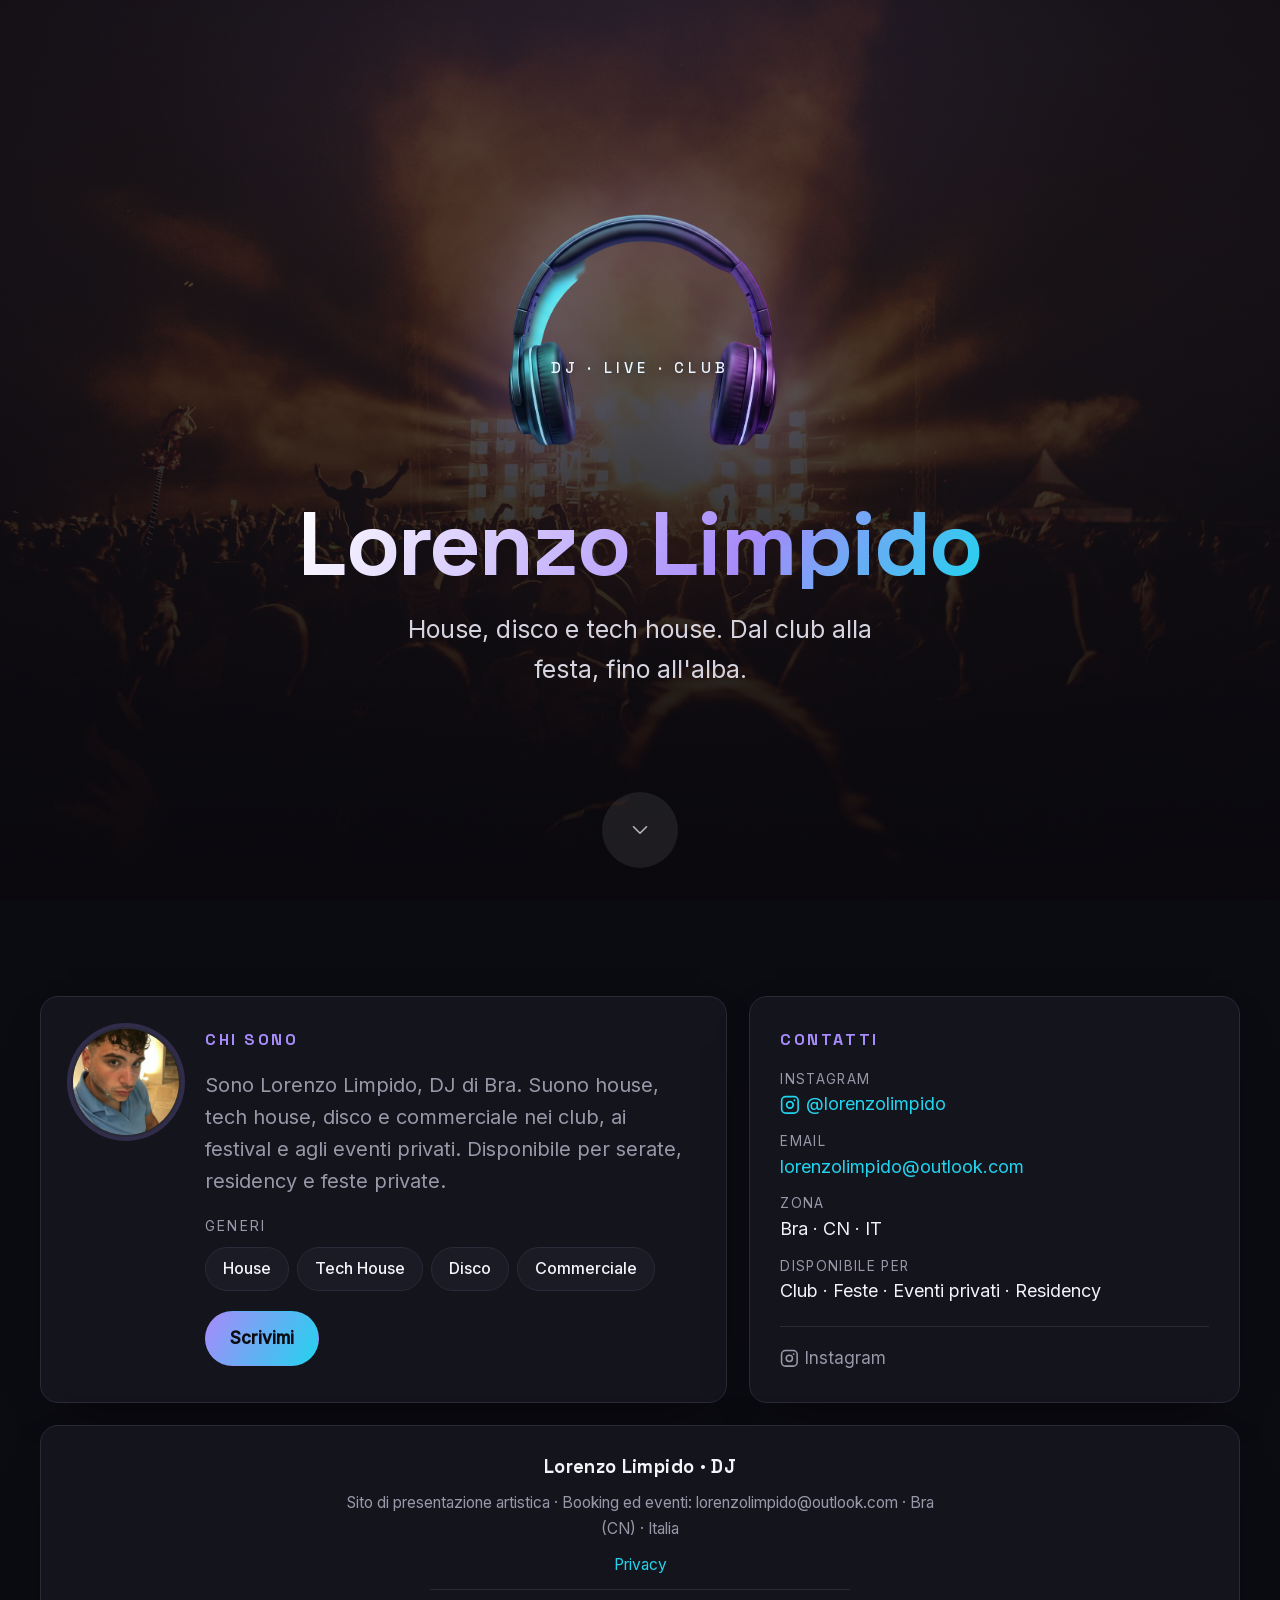
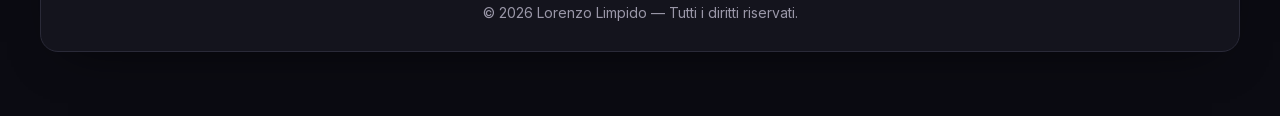
<file: index.html>
<!DOCTYPE html>
<html lang="it">
<head>
  <meta charset="UTF-8" />
  <meta name="viewport" content="width=device-width, initial-scale=1.0" />
  <meta name="robots" content="noindex, nofollow" />
  <meta name="googlebot" content="noindex, nofollow" />
  <title>Caricamento…</title>
  <meta name="description" content="" id="meta-description" />
  <link rel="stylesheet" href="assets/css/fonts.css" />
  <link rel="stylesheet" href="assets/css/aos.css" />
  <link rel="stylesheet" href="assets/css/styles.css" />
  <link rel="icon" href="favicon.ico" type="image/x-icon" />
  <script>
    if (location.hash) {
      history.replaceState(null, "", location.pathname + location.search);
    }
  </script>
</head>
<body aria-busy="true">
  <!-- HERO a tutto schermo -->
  <header class="hero" id="hero">
    <div class="hero-overlay"></div>
    <div class="hero-content">
      <div class="hero-logo-wrap">
        <img class="hero-logo" id="logo" alt="" />
        <span class="logo-caption" id="logo-caption"></span>
      </div>
      <p class="eyebrow" id="eyebrow"></p>
      <h1 class="name" id="name"></h1>
      <p class="tagline" id="tagline"></p>
    </div>
    <a href="#content" class="hero-scroll" aria-label="Scorri al contenuto">
      <span class="hero-scroll-icon">
        <span class="hero-scroll-pulse" aria-hidden="true"></span>
        <svg viewBox="0 0 24 24" fill="none" stroke="currentColor" stroke-width="1.5" stroke-linecap="round" stroke-linejoin="round" aria-hidden="true">
          <polyline points="6 9 12 15 18 9"/>
        </svg>
      </span>
    </a>
  </header>

  <!-- CONTENUTO -->
  <main class="container" id="content">
    <div class="grid">
      <!-- CARD PROFILO (sinistra) con foto tonda -->
      <article class="card profile" data-aos="fade-up" data-aos-duration="800">
        <img class="photo" id="photo" alt="" data-aos="zoom-in" data-aos-delay="150" />
        <div class="profile-body">
          <h2 class="card-title" id="profile-title"></h2>
          <p class="intro" id="intro"></p>
          <div class="genres" id="genres" hidden>
            <span class="genres-label" id="genres-label">Generi</span>
            <ul class="genre-list" id="genre-list"></ul>
          </div>
          <div class="actions" id="actions"></div>
        </div>
      </article>

      <!-- BOX CONTATTI (destra) -->
      <aside class="card contact" data-aos="fade-up" data-aos-delay="150" data-aos-duration="800">
        <h2 class="card-title" id="contact-title"></h2>
        <p class="intro" id="contact-text"></p>
        <ul class="info" id="info"></ul>
        <nav class="links" id="links" aria-label="Social"></nav>
      </aside>
    </div>

    <!-- FOOTER box -->
    <footer class="card site-footer" data-aos="fade-up" data-aos-delay="250">
      <p class="footer-brand" id="footer-brand"></p>
      <p class="footer-lines" id="footer-lines"></p>
      <nav class="footer-legal" id="footer-legal" aria-label="Note legali"></nav>
      <p class="footer-copy" id="footer-copy"></p>
    </footer>
  </main>

  <script src="assets/js/aos.js"></script>
  <script src="assets/js/main.js"></script>
</body>
</html>
</file>
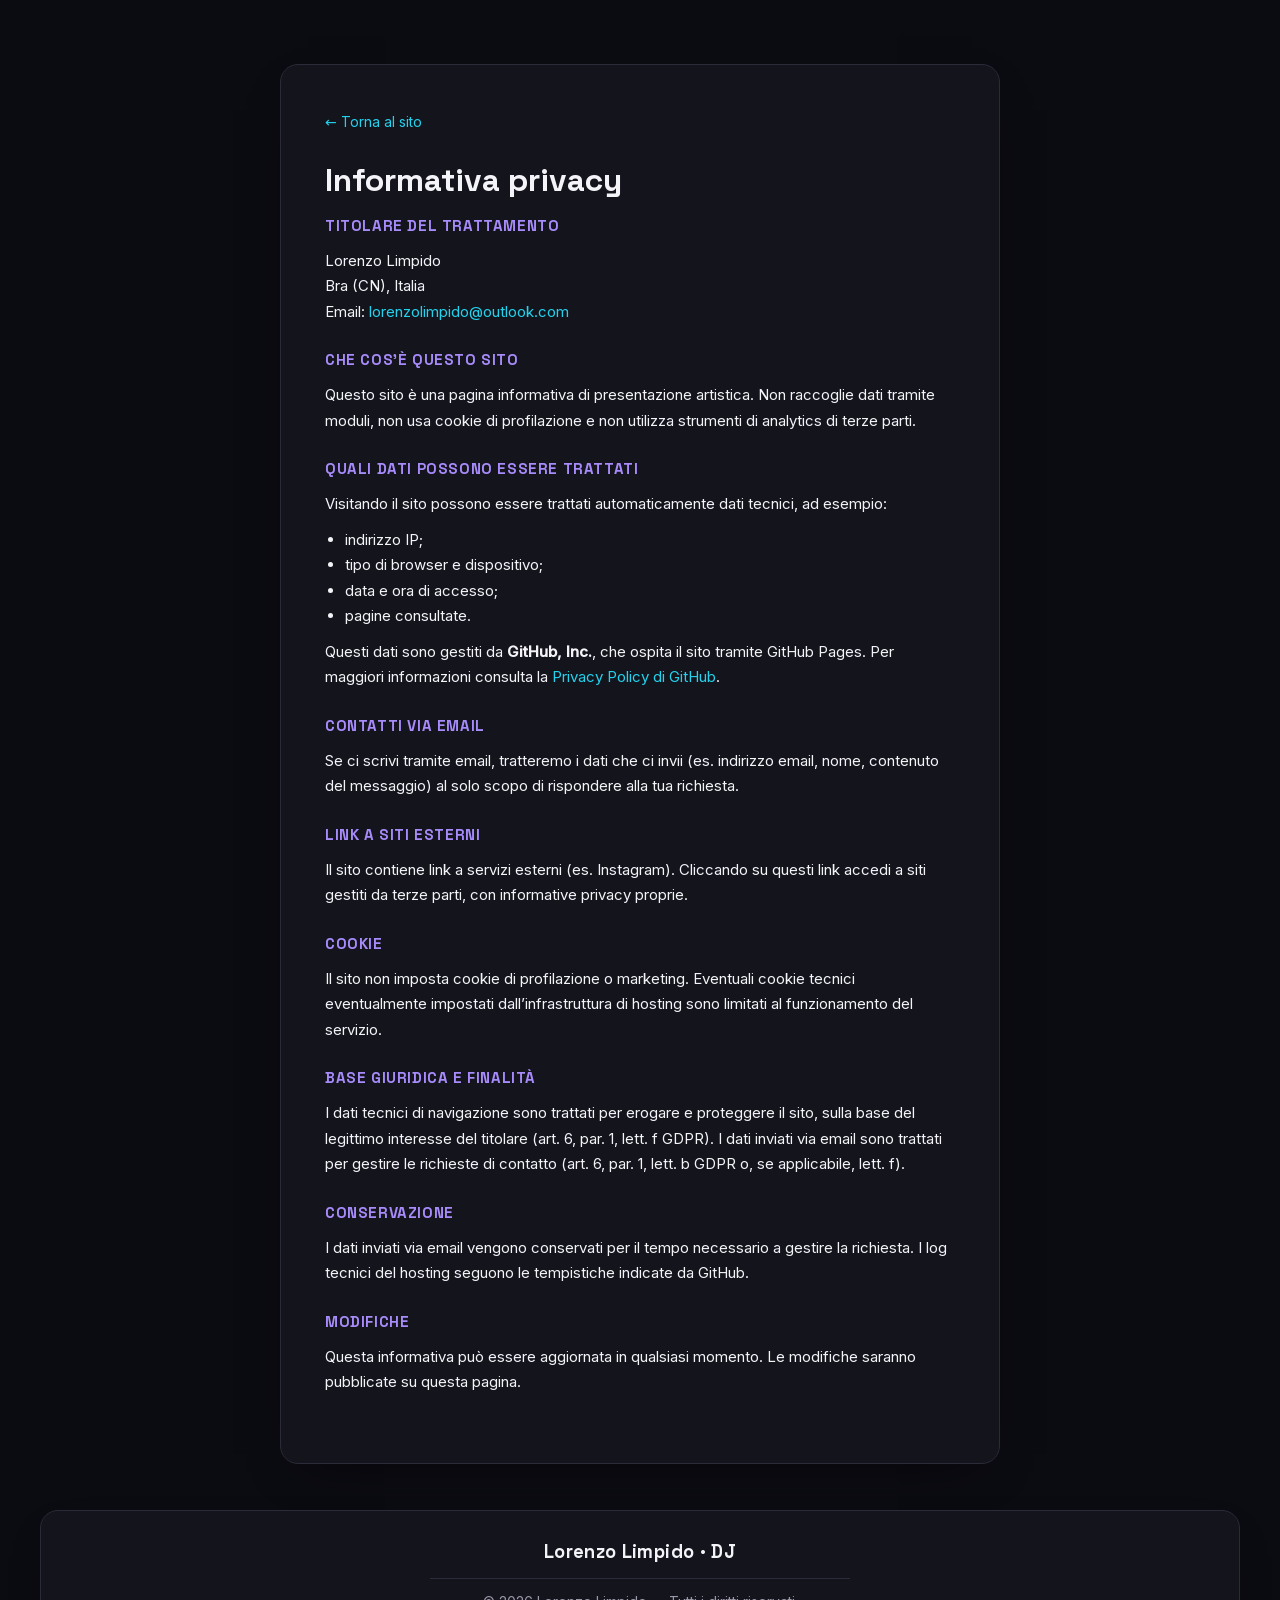
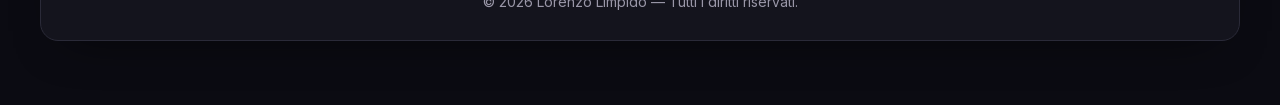
<file: privacy.html>
<!DOCTYPE html>
<html lang="it">
<head>
  <meta charset="UTF-8" />
  <meta name="viewport" content="width=device-width, initial-scale=1.0" />
  <title>Privacy — Lorenzo Limpido</title>
  <meta name="description" content="Informativa privacy del sito di Lorenzo Limpido." />
  <link rel="stylesheet" href="assets/css/fonts.css" />
  <link rel="stylesheet" href="assets/css/styles.css" />
  <link rel="icon" href="favicon.ico" type="image/x-icon" />
</head>
<body>
  <main class="container legal-page">
    <article class="card legal-card">
      <p class="legal-back"><a href="index.html">← Torna al sito</a></p>
      <h1 class="legal-title">Informativa privacy</h1>

      <section class="legal-section">
        <h2>Titolare del trattamento</h2>
        <p>
          Lorenzo Limpido<br />
          Bra (CN), Italia<br />
          Email: <a href="mailto:lorenzolimpido@outlook.com">lorenzolimpido@outlook.com</a>
        </p>
      </section>

      <section class="legal-section">
        <h2>Che cos’è questo sito</h2>
        <p>
          Questo sito è una pagina informativa di presentazione artistica. Non raccoglie dati
          tramite moduli, non usa cookie di profilazione e non utilizza strumenti di analytics
          di terze parti.
        </p>
      </section>

      <section class="legal-section">
        <h2>Quali dati possono essere trattati</h2>
        <p>Visitando il sito possono essere trattati automaticamente dati tecnici, ad esempio:</p>
        <ul>
          <li>indirizzo IP;</li>
          <li>tipo di browser e dispositivo;</li>
          <li>data e ora di accesso;</li>
          <li>pagine consultate.</li>
        </ul>
        <p>
          Questi dati sono gestiti da <strong>GitHub, Inc.</strong>, che ospita il sito tramite
          GitHub Pages. Per maggiori informazioni consulta la
          <a href="https://docs.github.com/en/site-policy/privacy-policies/github-general-privacy-statement" target="_blank" rel="noopener">Privacy Policy di GitHub</a>.
        </p>
      </section>

      <section class="legal-section">
        <h2>Contatti via email</h2>
        <p>
          Se ci scrivi tramite email, tratteremo i dati che ci invii (es. indirizzo email,
          nome, contenuto del messaggio) al solo scopo di rispondere alla tua richiesta.
        </p>
      </section>

      <section class="legal-section">
        <h2>Link a siti esterni</h2>
        <p>
          Il sito contiene link a servizi esterni (es. Instagram). Cliccando su questi link
          accedi a siti gestiti da terze parti, con informative privacy proprie.
        </p>
      </section>

      <section class="legal-section">
        <h2>Cookie</h2>
        <p>
          Il sito non imposta cookie di profilazione o marketing. Eventuali cookie tecnici
          eventualmente impostati dall’infrastruttura di hosting sono limitati al funzionamento
          del servizio.
        </p>
      </section>

      <section class="legal-section">
        <h2>Base giuridica e finalità</h2>
        <p>
          I dati tecnici di navigazione sono trattati per erogare e proteggere il sito, sulla
          base del legittimo interesse del titolare (art. 6, par. 1, lett. f GDPR). I dati
          inviati via email sono trattati per gestire le richieste di contatto (art. 6, par. 1,
          lett. b GDPR o, se applicabile, lett. f).
        </p>
      </section>

      <section class="legal-section">
        <h2>Conservazione</h2>
        <p>
          I dati inviati via email vengono conservati per il tempo necessario a gestire la
          richiesta. I log tecnici del hosting seguono le tempistiche indicate da GitHub.
        </p>
      </section>

      <section class="legal-section">
        <h2>Modifiche</h2>
        <p>
          Questa informativa può essere aggiornata in qualsiasi momento. Le modifiche saranno
          pubblicate su questa pagina.
        </p>
      </section>
    </article>

    <footer class="card site-footer">
      <p class="footer-brand">Lorenzo Limpido · DJ</p>
      <p class="footer-copy">© 2026 Lorenzo Limpido — Tutti i diritti riservati.</p>
    </footer>
  </main>
</body>
</html>
</file>
<file: assets/css/fonts.css>
/* Font self-hosted (Google Fonts, subset latin) — niente richieste a Google */

@font-face {
  font-family: 'Inter';
  font-style: normal;
  font-weight: 400;
  font-display: swap;
  src: url(../fonts/inter-400-latin.woff2) format('woff2');
}
@font-face {
  font-family: 'Inter';
  font-style: normal;
  font-weight: 500;
  font-display: swap;
  src: url(../fonts/inter-500-latin.woff2) format('woff2');
}
@font-face {
  font-family: 'Space Grotesk';
  font-style: normal;
  font-weight: 500;
  font-display: swap;
  src: url(../fonts/spacegrotesk-500-latin.woff2) format('woff2');
}
@font-face {
  font-family: 'Space Grotesk';
  font-style: normal;
  font-weight: 700;
  font-display: swap;
  src: url(../fonts/spacegrotesk-700-latin.woff2) format('woff2');
}
</file>
<file: assets/css/styles.css>
:root {
  --paper: #0b0b12;
  --surface: #14141d;
  --surface-2: #1b1b26;
  --ink: #f3f3f8;
  --muted: #9a97a8;
  --line: #2a2a38;
  --accent: #a78bfa;
  --accent-2: #22d3ee;
  --radius: 18px;
  --maxw: 1080px;
}

* { box-sizing: border-box; margin: 0; padding: 0; }

body {
  background: var(--paper);
  color: var(--ink);
  font-family: "Inter", system-ui, sans-serif;
  line-height: 1.6;
}

/* ---------- HERO ---------- */
.hero {
  position: relative;
  min-height: 100svh;
  display: flex;
  flex-direction: column;
  align-items: center;
  justify-content: center;
  text-align: center;
  padding: 24px;
  overflow: hidden;
  background-color: #05050a;
  background-size: cover;
  background-position: center;
}

/* sovrapressione scura sull'immagine della festa */
.hero-overlay {
  position: absolute;
  inset: 0;
  background:
    radial-gradient(120% 80% at 50% 30%, transparent, rgba(5, 5, 10, 0.55) 70%),
    linear-gradient(180deg, rgba(5,5,10,0.55), rgba(5,5,10,0.82)),
    radial-gradient(80% 60% at 50% 0%, color-mix(in srgb, var(--accent) 28%, transparent), transparent 60%);
}

.hero-content {
  position: relative;
  z-index: 1;
  display: flex;
  flex-direction: column;
  align-items: center;
  animation: rise 0.7s cubic-bezier(0.2, 0.7, 0.2, 1) both;
  padding-bottom: 20px;
}

.hero-logo-wrap {
  position: relative;
  display: inline-flex;
  line-height: 0;
}

.hero-logo {
  width: min(440px, 90vw);
  height: auto;
  object-fit: contain;
  filter: drop-shadow(0 0 36px color-mix(in srgb, var(--accent) 45%, transparent));
}

/* scritta sovrapposta dentro il cerchio delle cuffie, sotto la "LL" */
.logo-caption {
  position: absolute;
  left: 50%;
  top: 63%;
  transform: translate(-50%, -50%);
  font-family: "Space Grotesk", sans-serif;
  font-size: clamp(8px, 2.1vw, 12px);
  font-weight: 500;
  letter-spacing: 0.24em;
  text-transform: uppercase;
  white-space: nowrap;
  color: #eaf6ff;
  text-shadow: 0 0 10px rgba(0, 0, 0, 0.6);
  pointer-events: none;
}

.eyebrow {
  margin-top: 18px;
  font-size: 12.5px;
  letter-spacing: 0.22em;
  text-transform: uppercase;
  color: var(--accent-2);
  font-weight: 500;
}

.name {
  font-family: "Space Grotesk", sans-serif;
  font-size: clamp(44px, 9vw, 84px);
  font-weight: 700;
  line-height: 1;
  letter-spacing: -0.02em;
  margin-top: 6px;
  background: linear-gradient(120deg, #fff, var(--accent) 65%, var(--accent-2));
  -webkit-background-clip: text;
  background-clip: text;
  color: transparent;
}

.tagline {
  margin-top: 16px;
  max-width: 30ch;
  color: #d6d4e0;
  font-size: clamp(15px, 2.4vw, 18px);
}

.hero-scroll {
  position: absolute;
  bottom: 32px;
  left: 50%;
  transform: translateX(-50%);
  z-index: 1;
  color: color-mix(in srgb, var(--ink) 72%, transparent);
  line-height: 0;
  text-decoration: none;
  transition: color 0.2s ease;
}

.hero-scroll:hover,
.hero-scroll:focus-visible {
  color: var(--ink);
}

.hero-scroll:focus-visible {
  outline: 2px solid var(--accent);
  outline-offset: 6px;
  border-radius: 50%;
}

.hero-scroll-icon {
  position: relative;
  display: flex;
  align-items: center;
  justify-content: center;
  width: 60px;
  height: 60px;
  border-radius: 50%;
  background: rgba(255, 255, 255, 0.08);
}

.hero-scroll-pulse {
  position: absolute;
  inset: 0;
  border-radius: 50%;
  pointer-events: none;
  animation: scroll-pulse 2s cubic-bezier(0.4, 0.01, 0.165, 0.99) infinite;
}

.hero-scroll svg {
  position: relative;
  z-index: 1;
  width: 22px;
  height: 22px;
}

/* ---------- CONTENUTO ---------- */
.container {
  max-width: var(--maxw);
  margin: 0 auto;
  padding: clamp(40px, 8vw, 96px) 20px 64px;
  display: flex;
  flex-direction: column;
  gap: 22px;
}

.grid {
  display: grid;
  grid-template-columns: 1.4fr 1fr;
  gap: 22px;
}

.card {
  background: var(--surface);
  border: 1px solid var(--line);
  border-radius: var(--radius);
  padding: 30px;
  box-shadow: 0 18px 50px -28px rgba(0, 0, 0, 0.8);
}

.card-title {
  font-family: "Space Grotesk", sans-serif;
  font-size: 13px;
  letter-spacing: 0.16em;
  text-transform: uppercase;
  color: var(--accent);
  margin-bottom: 16px;
}

/* CARD PROFILO — allineata a sinistra, foto tonda */
.profile {
  display: flex;
  gap: 24px;
  align-items: flex-start;
  text-align: left;
}

.photo {
  flex: none;
  width: 110px;
  height: 110px;
  border-radius: 50%;
  object-fit: cover;
  background: var(--surface-2);
  border: 2px solid var(--line);
  box-shadow: 0 0 0 4px color-mix(in srgb, var(--accent) 20%, transparent);
}

.profile-body { flex: 1; }

.intro {
  color: var(--muted);
  font-size: 15.5px;
}

#contact-text { margin-bottom: 20px; }

/* GENERI */
.genres { margin-top: 18px; }

.genres-label {
  display: block;
  font-size: 11.5px;
  letter-spacing: 0.16em;
  text-transform: uppercase;
  color: var(--muted);
  margin-bottom: 10px;
}

.genre-list {
  list-style: none;
  display: flex;
  flex-wrap: wrap;
  gap: 8px;
}

.genre-list li {
  font-size: 13px;
  font-weight: 500;
  padding: 6px 13px;
  border-radius: 999px;
  color: var(--ink);
  background: var(--surface-2);
  border: 1px solid var(--line);
}

.actions {
  display: flex;
  flex-wrap: wrap;
  gap: 10px;
  margin-top: 20px;
}

.btn {
  display: inline-flex;
  align-items: center;
  padding: 11px 20px;
  border-radius: 999px;
  font-size: 14px;
  font-weight: 500;
  text-decoration: none;
  border: 1px solid var(--line);
  color: var(--ink);
  background: var(--surface-2);
  transition: transform 0.15s ease, border-color 0.15s ease, filter 0.15s ease;
}

.btn:hover { transform: translateY(-1px); border-color: var(--accent); }

.btn.primary {
  background: linear-gradient(120deg, var(--accent), var(--accent-2));
  border-color: transparent;
  color: #0b0b12;
  font-weight: 700;
}

.btn.primary:hover {
  filter: brightness(1.08);
  box-shadow: 0 8px 24px -8px color-mix(in srgb, var(--accent) 70%, transparent);
}

/* BOX CONTATTI */
.info {
  list-style: none;
  display: flex;
  flex-direction: column;
  gap: 12px;
  margin-bottom: 20px;
}

.info li {
  font-size: 14.5px;
  color: var(--ink);
  display: flex;
  flex-direction: column;
}

.info li span {
  font-size: 11.5px;
  letter-spacing: 0.1em;
  text-transform: uppercase;
  color: var(--muted);
}

.info a { color: var(--accent-2); text-decoration: none; display: inline-flex; align-items: center; gap: 6px; }
.info a:hover { text-decoration: underline; }

.links {
  display: flex;
  flex-wrap: wrap;
  gap: 16px;
  padding-top: 18px;
  border-top: 1px solid var(--line);
}

.links a {
  font-size: 14px;
  color: var(--muted);
  text-decoration: none;
  transition: color 0.15s ease;
  display: inline-flex;
  align-items: center;
  gap: 6px;
}

.links a:hover { color: var(--accent); }

.social-icon {
  width: 1.1em;
  height: 1.1em;
  flex: none;
  vertical-align: middle;
}

/* FOOTER */
.site-footer {
  text-align: center;
  color: var(--muted);
  padding: 26px 22px;
  display: flex;
  flex-direction: column;
  align-items: center;
  gap: 8px;
}

.footer-brand {
  font-family: "Space Grotesk", sans-serif;
  font-size: 15px;
  font-weight: 700;
  color: var(--ink);
  letter-spacing: 0.02em;
}

.footer-lines {
  font-size: 12.5px;
  line-height: 1.7;
  max-width: 60ch;
}

.footer-legal {
  display: flex;
  flex-wrap: wrap;
  justify-content: center;
  gap: 8px 16px;
  margin-top: 2px;
}

.footer-legal a {
  font-size: 12.5px;
  color: var(--accent-2);
  text-decoration: none;
}

.footer-legal a:hover { text-decoration: underline; }

.footer-copy {
  font-size: 12px;
  color: var(--muted);
  margin-top: 4px;
  padding-top: 12px;
  border-top: 1px solid var(--line);
  width: 100%;
  max-width: 420px;
}

/* FOCUS */
.btn:focus-visible,
.links a:focus-visible,
.info a:focus-visible {
  outline: 2px solid var(--accent);
  outline-offset: 3px;
  border-radius: 4px;
}

/* ---------- RESPONSIVE ---------- */
@media (max-width: 720px) {
  .grid { grid-template-columns: 1fr; }
  .profile { flex-direction: column; align-items: center; text-align: center; }
  .genre-list { justify-content: center; }
  .actions { justify-content: center; }
}

/* ---------- LG: container più largo sotto l'hero ---------- */
@media (min-width: 1200px) {
  :root { --maxw: 1240px; }
}

@media (min-width: 1500px) {
  :root { --maxw: 1380px; }
}

/* ---------- DESKTOP: hero più ingombrante + testi più grandi ---------- */
@media (min-width: 900px) {
  .hero-logo {
    width: min(540px, 42vw);
    filter: drop-shadow(0 0 48px color-mix(in srgb, var(--accent) 50%, transparent));
  }

  .logo-caption {
    font-size: clamp(10px, 1.35vw, 15px);
    letter-spacing: 0.28em;
  }

  .name {
    font-size: clamp(52px, 7vw, 100px);
  }

  .eyebrow {
    margin-top: 22px;
    font-size: 16px;
  }

  .tagline {
    margin-top: 20px;
    max-width: 34ch;
    font-size: 25px;
  }

  .hero-scroll-icon {
    width: 76px;
    height: 76px;
  }

  .hero-scroll svg {
    width: 26px;
    height: 26px;
  }

  .card-title { font-size: 16px; }
  .intro { font-size: 20px; }
  .genres-label { font-size: 14px; }
  .genre-list li { font-size: 16px; padding: 8px 17px; }
  .info li { font-size: 18px; }
  .info li span { font-size: 13.5px; }
  .btn { font-size: 17px; padding: 13px 24px; }
  .links a { font-size: 17px; }
  .footer-brand { font-size: 18.5px; }
  .footer-lines { font-size: 15.5px; }
  .footer-legal a { font-size: 15.5px; }
  .footer-copy { font-size: 14px; }
}

/* ---------- ANIMAZIONI ---------- */
@keyframes rise {
  from { opacity: 0; transform: translateY(16px); }
  to { opacity: 1; transform: none; }
}

@keyframes scroll-pulse {
  0% { box-shadow: 0 0 0 0 rgba(243, 243, 248, 0.26); }
  70% { box-shadow: 0 0 0 1.5em rgba(243, 243, 248, 0); }
  100% { box-shadow: 0 0 0 0 rgba(243, 243, 248, 0); }
}

@media (prefers-reduced-motion: reduce) {
  .hero-content { animation: none; }
  .hero-scroll-pulse { animation: none; }
  .btn { transition: none; }
  [data-aos] {
    opacity: 1 !important;
    transform: none !important;
    transition: none !important;
  }
}

/* ---------- PAGINE LEGALI ---------- */
.legal-page {
  padding-top: clamp(32px, 6vw, 64px);
}

.legal-card {
  padding: clamp(28px, 5vw, 44px);
  max-width: 720px;
  margin: 0 auto 24px;
}

.legal-back {
  margin-bottom: 20px;
}

.legal-back a {
  color: var(--accent-2);
  text-decoration: none;
  font-size: 14px;
}

.legal-back a:hover { text-decoration: underline; }

.legal-title {
  font-family: "Space Grotesk", sans-serif;
  font-size: clamp(1.6rem, 4vw, 2rem);
  font-weight: 700;
  margin-bottom: 8px;
}

.legal-updated {
  color: var(--muted);
  font-size: 13px;
  margin-bottom: 28px;
}

.legal-section {
  margin-bottom: 24px;
}

.legal-section h2 {
  font-family: "Space Grotesk", sans-serif;
  font-size: 15px;
  font-weight: 700;
  letter-spacing: 0.04em;
  text-transform: uppercase;
  color: var(--accent);
  margin-bottom: 10px;
}

.legal-section p,
.legal-section li {
  color: var(--ink);
  font-size: 15px;
  line-height: 1.7;
}

.legal-section ul {
  margin: 10px 0 10px 20px;
}

.legal-section a {
  color: var(--accent-2);
  text-decoration: none;
}

.legal-section a:hover { text-decoration: underline; }
</file>
